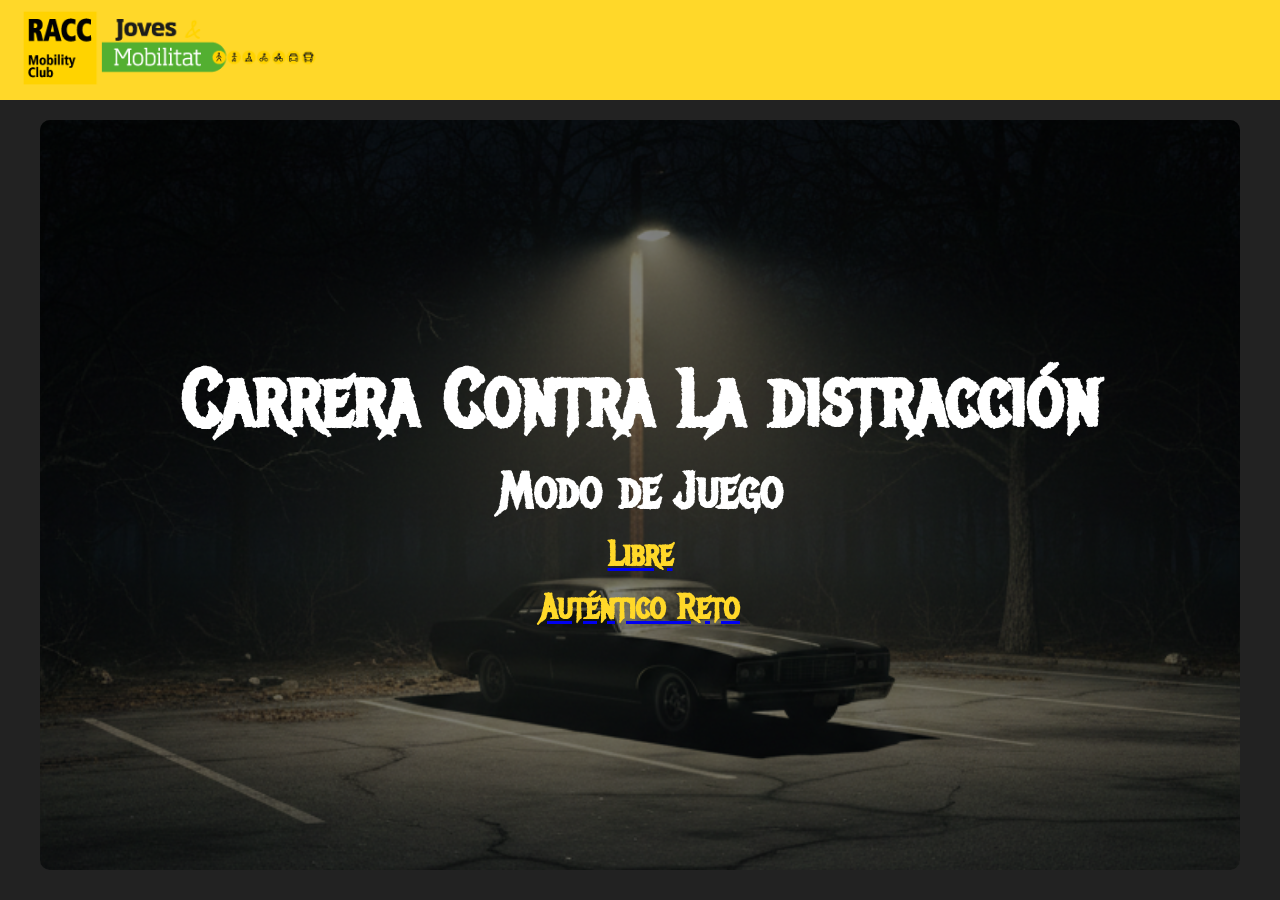
<file: index.html>
<!DOCTYPE html>
<html lang="es">
<head>
  <!-- =========================
       META Y FUENTES
       ========================= -->
  <meta charset="UTF-8">
  <meta name="viewport" content="width=device-width, initial-scale=1.0">
  <title>Pantalla de Carga</title>
  <link rel="stylesheet" href="index-libre/styles.css">
  <link rel="preconnect" href="https://fonts.googleapis.com">
  <link rel="preconnect" href="https://fonts.gstatic.com" crossorigin>
  <link href="https://fonts.googleapis.com/css2?family=Instrument+Serif:ital@0;1&family=Lato:ital,wght@0,100;0,300;0,400;0,700;0,900;1,100;1,300;1,400;1,700;1,900&family=Lexend+Deca:wght@100..900&family=Metal+Mania&family=New+Rocker&family=Poppins:ital,wght@0,100;0,200;0,300;0,400;0,500;0,600;0,700;0,800;0,900;1,100;1,200;1,300;1,400;1,500;1,600;1,700;1,800;1,900&family=Roboto:ital,wght@0,100..900;1,100..900&family=Ruslan+Display&display=swap" rel="stylesheet">
  <style>
    /* =========================
       RESET Y GENERAL
       ========================= */
    body {
      margin: 0;
      padding: 0;
      font-family: Arial, sans-serif;
      background-color: #222;
      display: flex;
      flex-direction: column;
      align-items: center;
      height: 100vh;
      color: white;
    }

    /* =========================
       BARRA SUPERIOR (HEADER)
       ========================= */
    .top-bar {
      width: 100%;
      height: 100px;
      background-color: #ffd829;
      display: flex;
      justify-content: space-between;
      align-items: center;
      padding: 0 20px;
      box-sizing: border-box;
    }

    .top-bar .logo img {
      height: 80px;
      width: auto;
    }

    .top-bar .iconos {
      display: flex;
      gap: 40px;
      justify-content: flex-start;
      flex: 1;
    }

    .top-bar .iconos .icon {
      text-decoration: none;
      font-size: 24px;
      color: #000;
    }

    /* =========================
       CONTENEDOR PRINCIPAL
       ========================= */
    .cuadro {
      position: relative;
      width: 1200px;
      height: 750px;
      margin-top: 20px;
      border-radius: 10px;
      border: 0px solid #ffd829;
      overflow: hidden;
      background-image: url('images/parking.png');
      background-size: cover;
      background-position: center;
      display: flex;
      justify-content: center;
      align-items: center;
    }

    .cuadro::before {
      content: "";
      position: absolute;
      top: 0;
      left: 0;
      width: 100%;
      height: 100%;
      background-color: rgba(0,0,0,0.5);
      z-index: 0;
    }

    .texto {
      position: relative;
      z-index: 1;
      text-align: center;
    }

    .texto h1 {
      font-size: 80px;
      margin: 0;
      color: #ffffff;
      font-family: Metal Mania;
    }

    .texto h2 {
      font-size: 50px;
      margin: 10px 0;
      color: white;
      font-family: Metal Mania;
    }

    .texto a p {
      font-size: 35px;
      margin: 10px 0;
      color: #ffd829;
      cursor: pointer;
      transition: transform 0.2s;
      font-family: Metal Mania;
    }

    .texto a p:hover {
      transform: scale(1.1);
    }
  </style>
</head>
<body>

  <!-- =========================
       BARRA SUPERIOR (HEADER)
       ========================= -->
  <header class="top-bar">
    <div class="logo">
      <img src="images/logoRACC.png" alt="Logo" id="logo-placeholder">
    </div>
    <div class="iconos">
      <a href="index.html" class="icon">Inicio</a>
      <a href="info/index-info.html" class="icon">Informacion</a>
    </div>
  </header>

  <!-- =========================
       CONTENEDOR ESTILO JUEGO
       ========================= -->
  <div class="cuadro">
    <div class="texto">
      <h1>Carrera Contra La distracción</h1>
      <h2>Modo de Juego</h2>
      <a href="index-libre/index-libre.html"><p>Libre</p></a>
      <a href="modo-random/index-random.html"><p>Auténtico Reto</p></a>
    </div>
  </div>

</body>
</html>
</file>
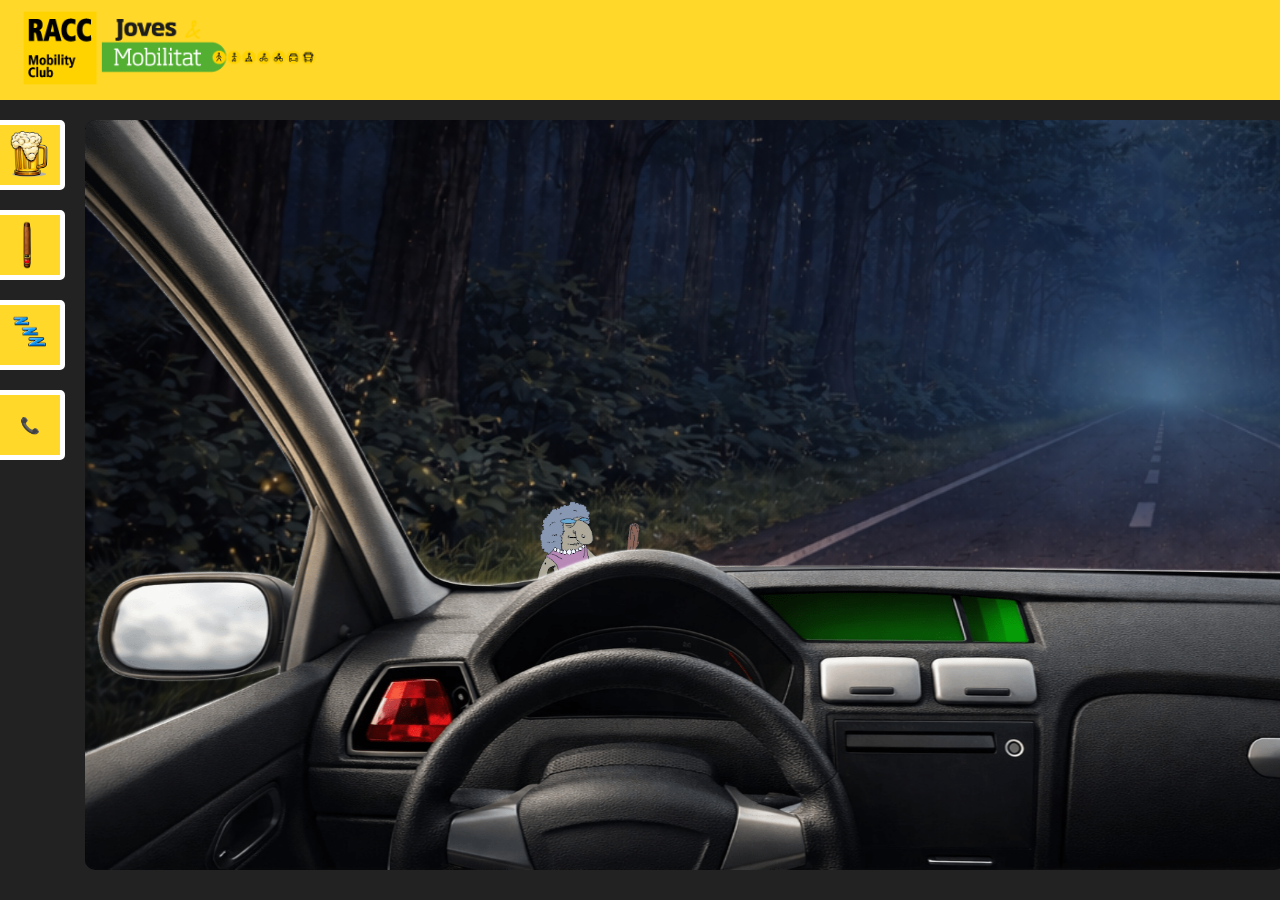
<file: index/index.html>
<!DOCTYPE html>
<html lang="es">
<head>
  <meta charset="UTF-8">
  <meta name="viewport" content="width=device-width, initial-scale=1.0">
  <title>Juego Libre</title>
  <link rel="stylesheet" href="styles.css">
</head>
<body>

  <!-- Barra superior -->
  <header class="top-bar">
    
    <div class="logo">
      <img src="../images/logoRACC.png" alt="Logo" id="logo-placeholder">
    </div>
    <div class="iconos">
      <a href="../index.html" class="icon">Inicio</a>
      <a href="../info/index-info.html" class="icon">Informacion</a>
    </div>
  </header>

  <!-- Contenedor principal -->
  <div class="main-container">
    <!-- Panel izquierdo con botones -->
    <div class="panel-cuadrados">
      <div class="cuadro" id="cuadro1"><img src="../images/cerbeza.png" alt=""></div>
      <div class="cuadro" id="cuadro2"><img src="../images/Puro.png" alt=""></div>
      <div class="cuadro" id="cuadro3"><img src="../images/ZZZ.png" alt=""></div>
      <div class="cuadro" id="cuadro4"><p>📞</p></div>
    </div>

    <!-- Contenedor del fondo y coche -->
    <div class="carretera-container">
      <div class="carretera">
        <img src="../images/1.png" alt="Bosque">
        <img src="../images/2.png" alt="Carretera">
        <img src="../images/3.png" alt="">
        <img src="../images/4.png" alt="">
      </div>

      <!-- Capa de humo -->
      <div class="capa-humo"></div>

      <!-- Coche overlay -->
      <img src="../images/coche.png" alt="Coche" class="interior">
    </div>
  </div>

  <script src="java.js"></script>
</body>
</html>
</file>
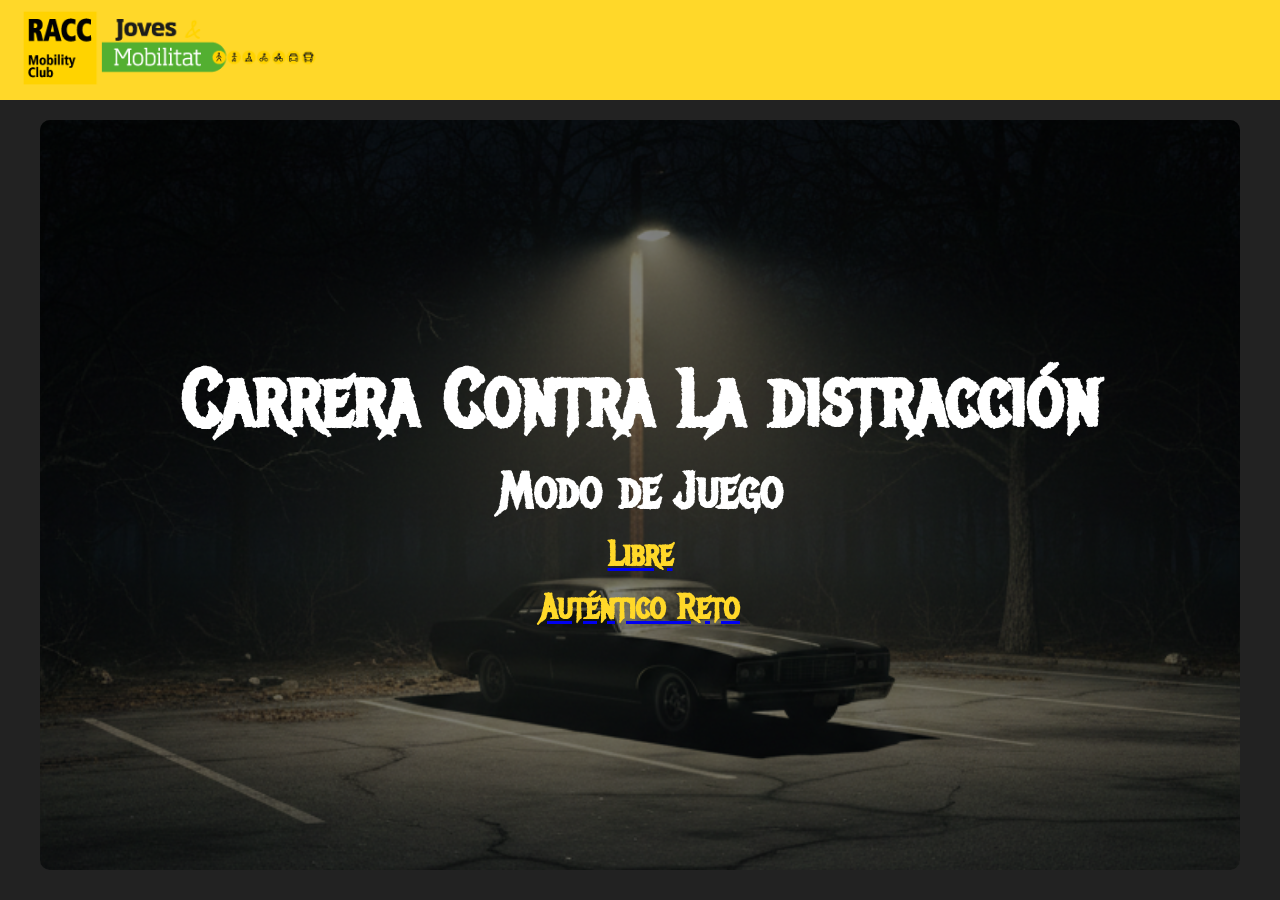
<file: index-pantalla.html>
<!DOCTYPE html>
<html lang="es">
<head>
  <!-- =========================
       META Y FUENTES
       ========================= -->
  <meta charset="UTF-8">
  <meta name="viewport" content="width=device-width, initial-scale=1.0">
  <title>Pantalla de Carga</title>
  <link rel="stylesheet" href="index/styles.css">
  <link rel="preconnect" href="https://fonts.googleapis.com">
  <link rel="preconnect" href="https://fonts.gstatic.com" crossorigin>
  <link href="https://fonts.googleapis.com/css2?family=Instrument+Serif:ital@0;1&family=Lato:ital,wght@0,100;0,300;0,400;0,700;0,900;1,100;1,300;1,400;1,700;1,900&family=Lexend+Deca:wght@100..900&family=Metal+Mania&family=New+Rocker&family=Poppins:ital,wght@0,100;0,200;0,300;0,400;0,500;0,600;0,700;0,800;0,900;1,100;1,200;1,300;1,400;1,500;1,600;1,700;1,800;1,900&family=Roboto:ital,wght@0,100..900;1,100..900&family=Ruslan+Display&display=swap" rel="stylesheet">
  <style>
    /* =========================
       RESET Y GENERAL
       ========================= */
    body {
      margin: 0;
      padding: 0;
      font-family: Arial, sans-serif;
      background-color: #222;
      display: flex;
      flex-direction: column;
      align-items: center;
      height: 100vh;
      color: white;
    }

    /* =========================
       BARRA SUPERIOR (HEADER)
       ========================= */
    .top-bar {
      width: 100%;
      height: 100px;
      background-color: #ffd829;
      display: flex;
      justify-content: space-between;
      align-items: center;
      padding: 0 20px;
      box-sizing: border-box;
    }

    .top-bar .logo img {
      height: 80px;
      width: auto;
    }

    .top-bar .iconos {
      display: flex;
      gap: 40px;
      justify-content: flex-start;
      flex: 1;
    }

    .top-bar .iconos .icon {
      text-decoration: none;
      font-size: 24px;
      color: #000;
    }

    /* =========================
       CONTENEDOR PRINCIPAL
       ========================= */
    .cuadro {
      position: relative;
      width: 1200px;
      height: 750px;
      margin-top: 20px;
      border-radius: 10px;
      border: 0px solid #ffd829;
      overflow: hidden;
      background-image: url('../images/parking.png');
      background-size: cover;
      background-position: center;
      display: flex;
      justify-content: center;
      align-items: center;
    }

    .cuadro::before {
      content: "";
      position: absolute;
      top: 0;
      left: 0;
      width: 100%;
      height: 100%;
      background-color: rgba(0,0,0,0.5);
      z-index: 0;
    }

    .texto {
      position: relative;
      z-index: 1;
      text-align: center;
    }

    .texto h1 {
      font-size: 80px;
      margin: 0;
      color: #ffffff;
      font-family: Metal Mania;
    }

    .texto h2 {
      font-size: 50px;
      margin: 10px 0;
      color: white;
      font-family: Metal Mania;
    }

    .texto a p {
      font-size: 35px;
      margin: 10px 0;
      color: #ffd829;
      cursor: pointer;
      transition: transform 0.2s;
      font-family: Metal Mania;
    }

    .texto a p:hover {
      transform: scale(1.1);
    }
  </style>
</head>
<body>

  <!-- =========================
       BARRA SUPERIOR (HEADER)
       ========================= -->
  <header class="top-bar">
    <div class="logo">
      <img src="images/logoRACC.png" alt="Logo" id="logo-placeholder">
    </div>
    <div class="iconos">
      <a href="index-pantalla.html" class="icon">Inicio</a>
      <a href="info/index-info.html" class="icon">Informacion</a>
    </div>
  </header>

  <!-- =========================
       CONTENEDOR ESTILO JUEGO
       ========================= -->
  <div class="cuadro">
    <div class="texto">
      <h1>Carrera Contra La distracción</h1>
      <h2>Modo de Juego</h2>
      <a href="index/index.html"><p>Libre</p></a>
      <a href="modo-random/index-random.html"><p>Auténtico Reto</p></a>
    </div>
  </div>

</body>
</html>
</file>
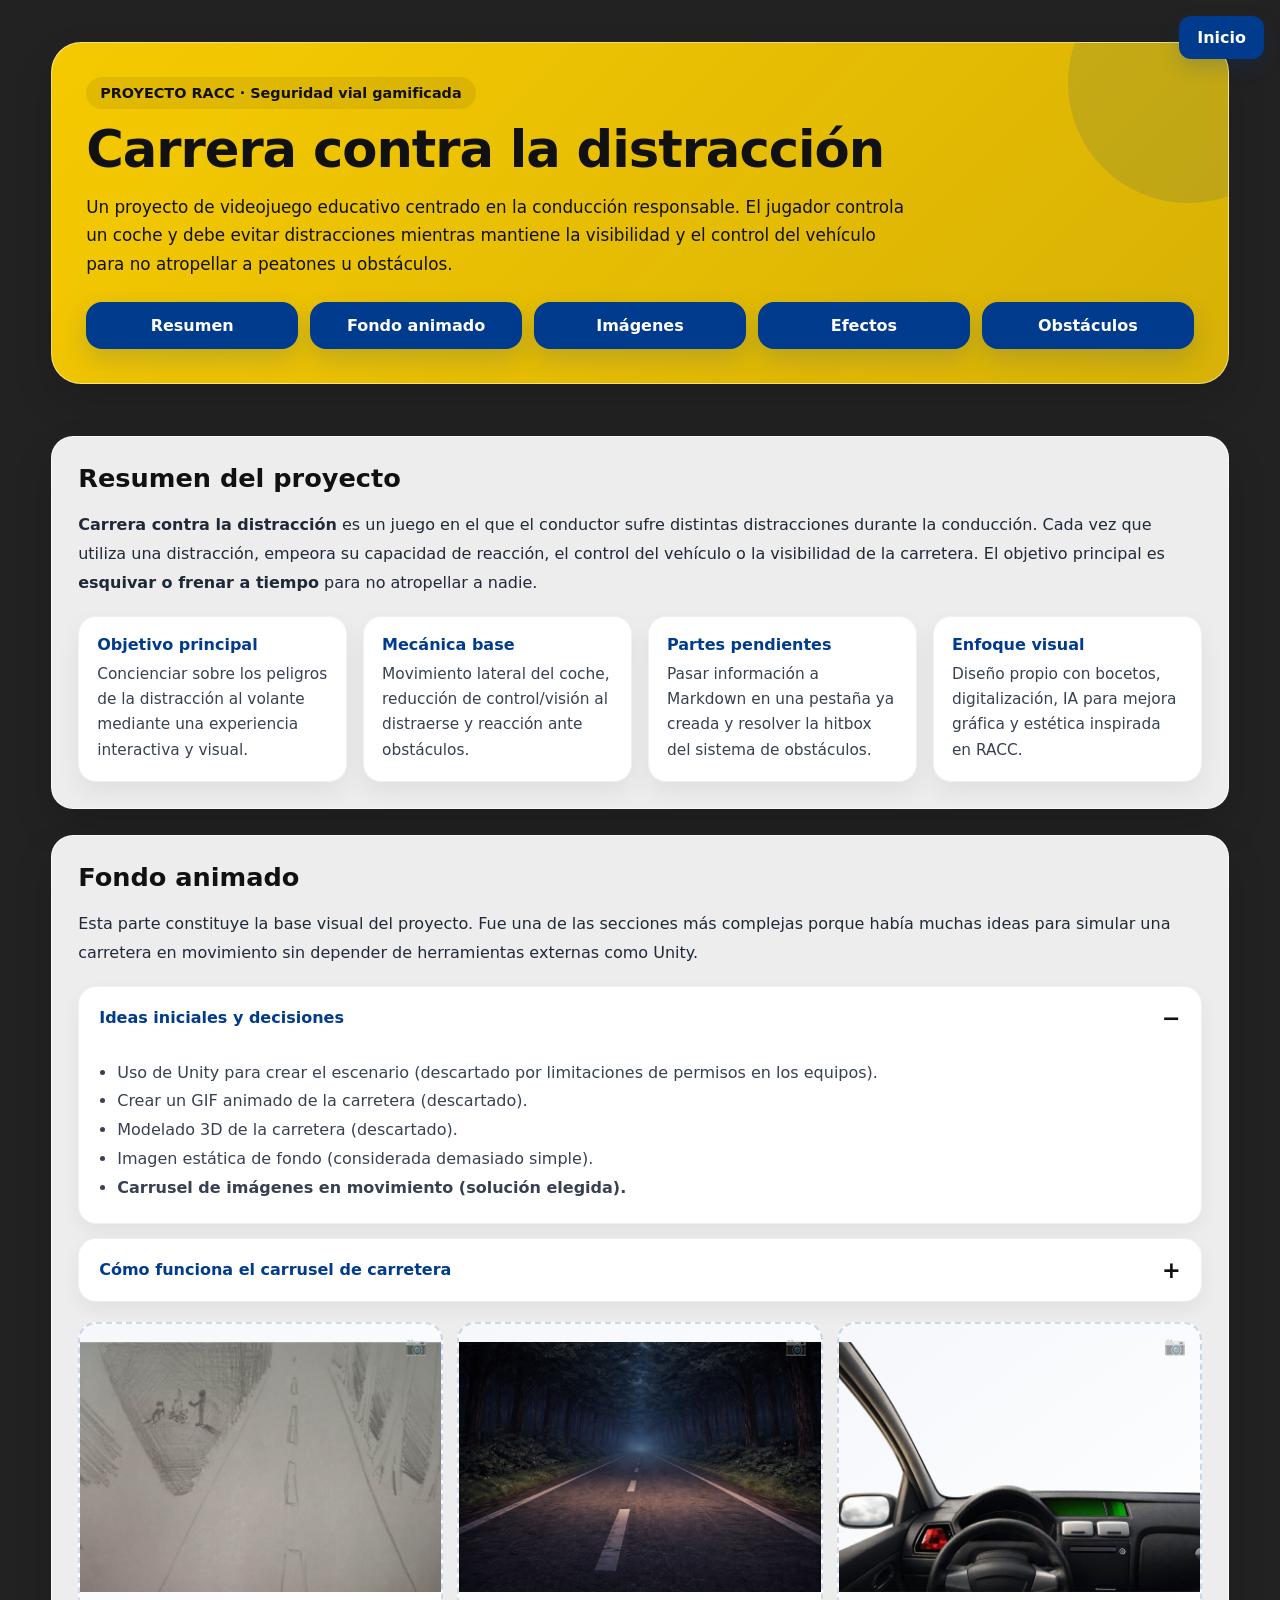
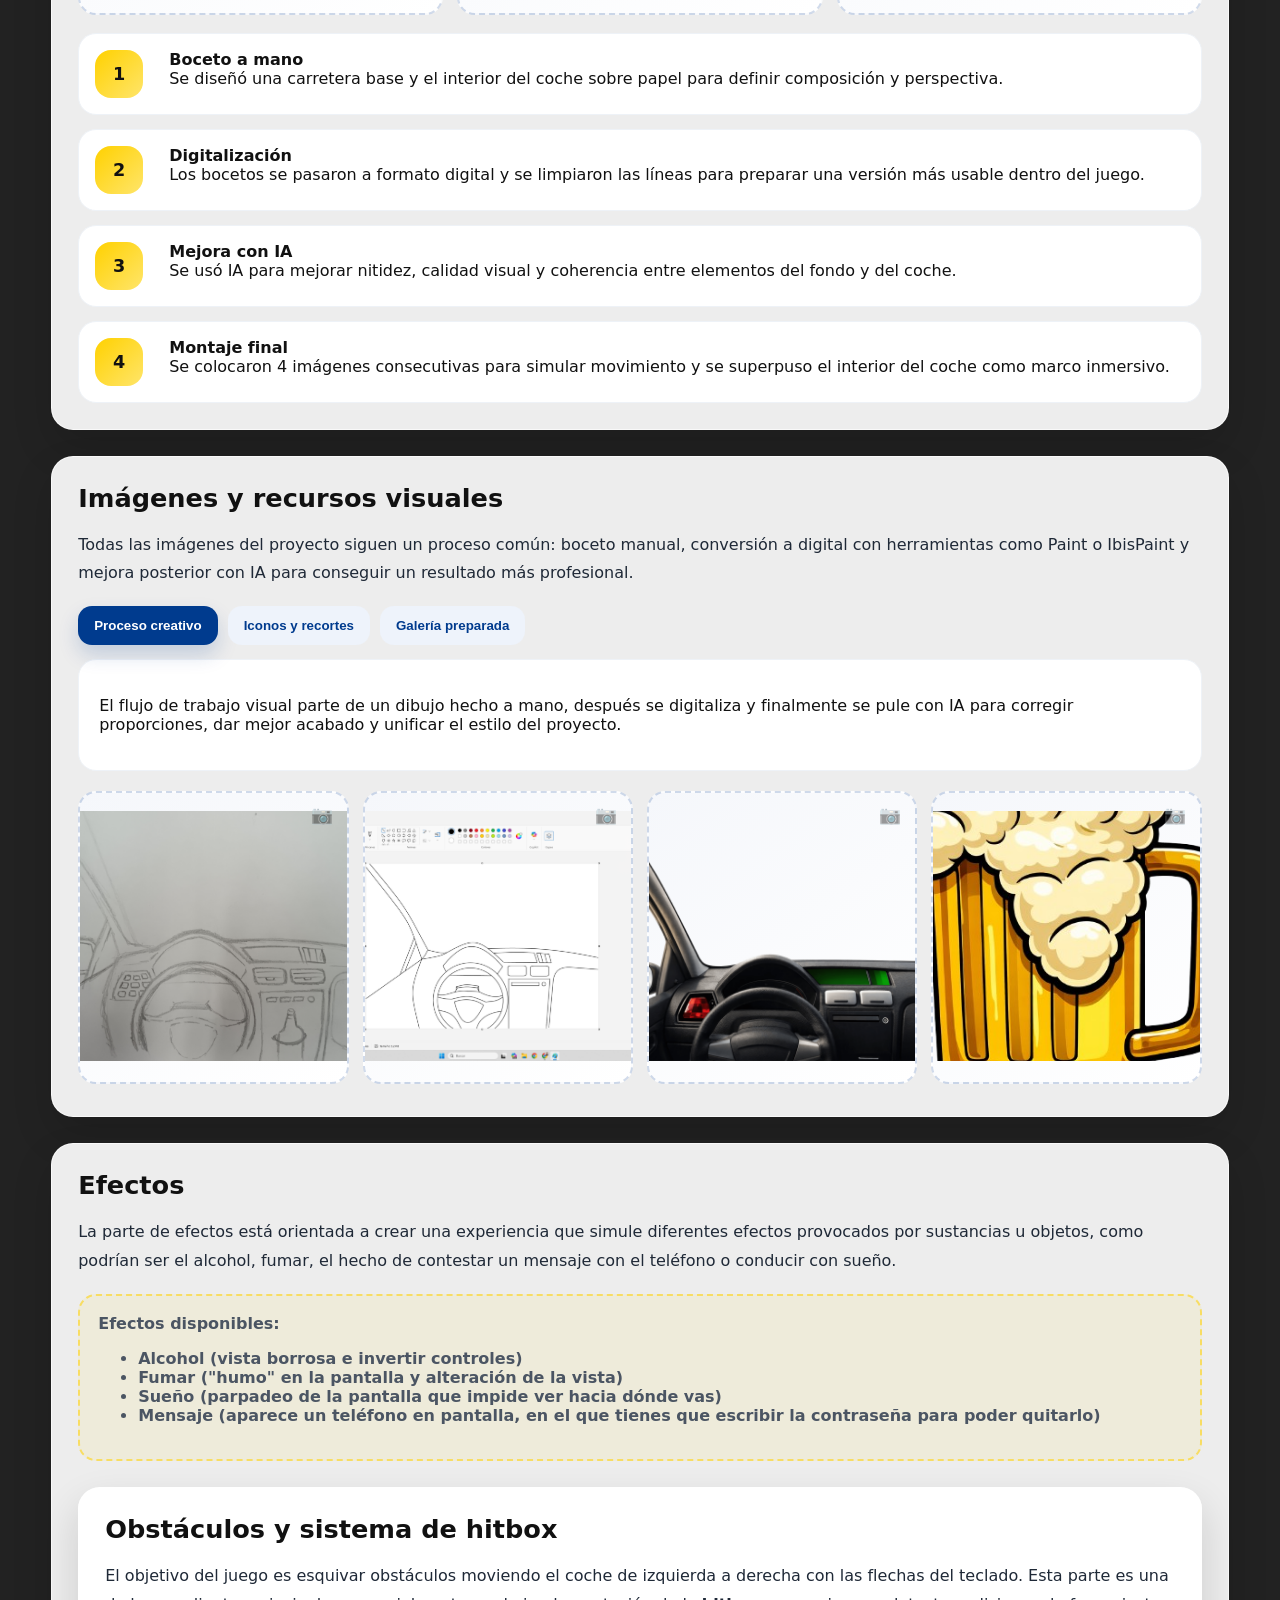
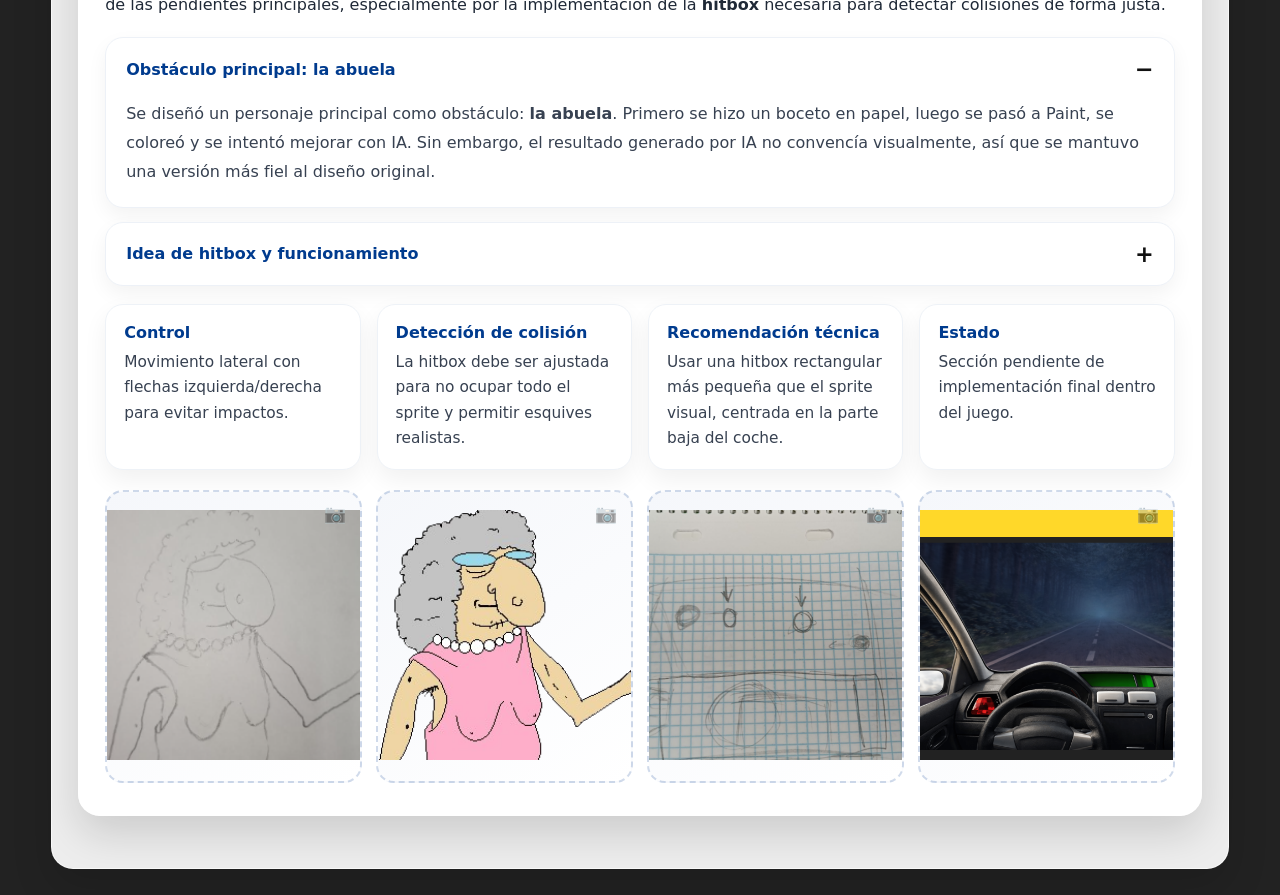
<file: info/index-info.html>
<!doctype html>
<html lang="es">
  <head>
    <meta charset="UTF-8" />
    <meta name="viewport" content="width=device-width, initial-scale=1.0" />
    <title>Proyecto RACC · Carrera contra la distracción</title>
    <link rel="stylesheet" href="styles-info.css" />
  </head>
  <body>
    <div class="bg-road"></div>
    <div class="bg-lines"></div>

    <div class="container">
      <a href="../index.html" class="btn-home"
        >Inicio</a
      >
      <header class="hero">
        <div class="hero-card">
          <div class="badge">PROYECTO RACC · Seguridad vial gamificada</div>
          <h1>Carrera contra la distracción</h1>
          <p>
            Un proyecto de videojuego educativo centrado en la conducción
            responsable. El jugador controla un coche y debe evitar
            distracciones mientras mantiene la visibilidad y el control del
            vehículo para no atropellar a peatones u obstáculos.
          </p>

          <nav class="quick-nav">
            <a href="#resumen">Resumen</a>
            <a href="#fondo">Fondo animado</a>
            <a href="#imagenes">Imágenes</a>
            <a href="#efectos">Efectos</a>
            <a href="#obstaculos">Obstáculos</a>
          </nav>
        </div>
      </header>

      <section id="resumen">
        <div class="section-card">
          <h2 class="section-title">Resumen del proyecto</h2>
          <p class="lead">
            <strong>Carrera contra la distracción</strong> es un juego en el que
            el conductor sufre distintas distracciones durante la conducción.
            Cada vez que utiliza una distracción, empeora su capacidad de
            reacción, el control del vehículo o la visibilidad de la carretera.
            El objetivo principal es
            <strong>esquivar o frenar a tiempo</strong> para no atropellar a
            nadie.
          </p>

          <div class="info-grid">
            <div class="mini-card">
              <h3>Objetivo principal</h3>
              <p>
                Concienciar sobre los peligros de la distracción al volante
                mediante una experiencia interactiva y visual.
              </p>
            </div>
            <div class="mini-card">
              <h3>Mecánica base</h3>
              <p>
                Movimiento lateral del coche, reducción de control/visión al
                distraerse y reacción ante obstáculos.
              </p>
            </div>
            <div class="mini-card">
              <h3>Partes pendientes</h3>
              <p>
                Pasar información a Markdown en una pestaña ya creada y resolver
                la hitbox del sistema de obstáculos.
              </p>
            </div>
            <div class="mini-card">
              <h3>Enfoque visual</h3>
              <p>
                Diseño propio con bocetos, digitalización, IA para mejora
                gráfica y estética inspirada en RACC.
              </p>
            </div>
          </div>
        </div>
      </section>

      <section id="fondo">
        <div class="section-card">
          <h2 class="section-title">Fondo animado</h2>
          <p class="lead">
            Esta parte constituye la base visual del proyecto. Fue una de las
            secciones más complejas porque había muchas ideas para simular una
            carretera en movimiento sin depender de herramientas externas como
            Unity.
          </p>

          <div class="accordion">
            <details open>
              <summary>Ideas iniciales y decisiones</summary>
              <div class="details-body">
                <ul>
                  <li>
                    Uso de Unity para crear el escenario (descartado por
                    limitaciones de permisos en los equipos).
                  </li>
                  <li>Crear un GIF animado de la carretera (descartado).</li>
                  <li>Modelado 3D de la carretera (descartado).</li>
                  <li>
                    Imagen estática de fondo (considerada demasiado simple).
                  </li>
                  <li>
                    <strong
                      >Carrusel de imágenes en movimiento (solución
                      elegida).</strong
                    >
                  </li>
                </ul>
              </div>
            </details>

            <details>
              <summary>Cómo funciona el carrusel de carretera</summary>
              <div class="details-body">
                El carrusel se compone de <strong>4 imágenes base</strong> de
                una carretera con pequeñas variaciones, colocadas una detrás de
                otra para generar una sensación de avance. Encima se añade un
                borde con el interior del coche dibujado por el equipo para que
                el jugador sienta que está conduciendo desde dentro del
                vehículo.
              </div>
            </details>
          </div>

          <div class="photo-strip">
            <div class="photo">
              <br /><small><img src="../images/base.png" alt="base" /></small>
            </div>
            <div class="photo">
              <br /><small><img src="../images/1.png" alt="fondo" /></small>
            </div>
            <div class="photo">
              <br /><small><img src="../images/coche.png" alt="coche" /></small>
            </div>
          </div>

          <div class="timeline">
            <div class="step">
              <div class="step-number">1</div>
              <div>
                <strong>Boceto a mano</strong><br />
                Se diseñó una carretera base y el interior del coche sobre papel
                para definir composición y perspectiva.
              </div>
            </div>
            <div class="step">
              <div class="step-number">2</div>
              <div>
                <strong>Digitalización</strong><br />
                Los bocetos se pasaron a formato digital y se limpiaron las
                líneas para preparar una versión más usable dentro del juego.
              </div>
            </div>
            <div class="step">
              <div class="step-number">3</div>
              <div>
                <strong>Mejora con IA</strong><br />
                Se usó IA para mejorar nitidez, calidad visual y coherencia
                entre elementos del fondo y del coche.
              </div>
            </div>
            <div class="step">
              <div class="step-number">4</div>
              <div>
                <strong>Montaje final</strong><br />
                Se colocaron 4 imágenes consecutivas para simular movimiento y
                se superpuso el interior del coche como marco inmersivo.
              </div>
            </div>
          </div>
        </div>
      </section>

      <section id="imagenes">
        <div class="section-card">
          <h2 class="section-title">Imágenes y recursos visuales</h2>
          <p class="lead">
            Todas las imágenes del proyecto siguen un proceso común: boceto
            manual, conversión a digital con herramientas como Paint o IbisPaint
            y mejora posterior con IA para conseguir un resultado más
            profesional.
          </p>

          <div class="tabs">
            <div class="tab-buttons">
              <button class="tab-btn active" data-tab="tab1">
                Proceso creativo
              </button>
              <button class="tab-btn" data-tab="tab2">Iconos y recortes</button>
              <button class="tab-btn" data-tab="tab3">Galería preparada</button>
            </div>

            <div class="tab-panel active" id="tab1">
              <p>
                El flujo de trabajo visual parte de un dibujo hecho a mano,
                después se digitaliza y finalmente se pule con IA para corregir
                proporciones, dar mejor acabado y unificar el estilo del
                proyecto.
              </p>
            </div>

            <div class="tab-panel" id="tab2">
              <p>
                Para los iconos y elementos sueltos, se eliminó el fondo con
                <strong>remove.bg</strong>, facilitando su integración dentro de
                la interfaz del juego y mejorando la limpieza visual general.
              </p>
            </div>

            <div class="tab-panel" id="tab3">
              <p>
                Esta sección está preparada para que insertes todas las fotos
                del proceso: bocetos, versiones en Paint/IbisPaint, mejoras con
                IA y recursos finales listos para el juego.
              </p>
            </div>
          </div>

          <div class="photo-strip">
            <div class="photo">
              <br /><small
                ><img src="../images/boceto.png" alt="boceto"
              /></small>
            </div>
            <div class="photo">
              <br /><small
                ><img src="../images/digital.png" alt="digital"
              /></small>
            </div>
            <div class="photo">
              <br /><small><img src="../images/coche.png" alt="coche" /></small>
            </div>
            <div class="photo">
              <br /><small
                ><img src="../images/cerbeza.png" alt="icono"
              /></small>
            </div>
          </div>
        </div>
      </section>

      <section id="efectos">
        <div class="section-card">
        <h2 class="section-title">Efectos</h2>
        <p class="lead">
        La parte de efectos está orientada a crear una experiencia que
        simule diferentes efectos provocados por sustancias u objetos, como
        podrían ser el alcohol, fumar, el hecho de contestar un mensaje con el
        teléfono o conducir con sueño.
        </p>

        <div class="placeholder-box">
        Efectos disponibles:
        <ul>
            <li>
            Alcohol (vista borrosa e invertir controles)
            </li>
            <li>
            Fumar ("humo" en la pantalla y alteración de la vista)
            </li>
            <li>
            Sueño (parpadeo de la pantalla que impide ver hacia dónde vas)
            </li>
            <li>
            Mensaje (aparece un teléfono en pantalla, en el que tienes que escribir la contraseña para poder quitarlo)
            </li>
        </ul>
        </div>

      <section id="obstaculos">
        <div class="section-card">
          <h2 class="section-title">Obstáculos y sistema de hitbox</h2>
          <p class="lead">
            El objetivo del juego es esquivar obstáculos moviendo el coche de
            izquierda a derecha con las flechas del teclado. Esta parte es una
            de las pendientes principales, especialmente por la implementación
            de la <strong>hitbox</strong>
            necesaria para detectar colisiones de forma justa.
          </p>

          <div class="accordion">
            <details open>
              <summary>Obstáculo principal: la abuela</summary>
              <div class="details-body">
                Se diseñó un personaje principal como obstáculo:
                <strong>la abuela</strong>. Primero se hizo un boceto en papel,
                luego se pasó a Paint, se coloreó y se intentó mejorar con IA.
                Sin embargo, el resultado generado por IA no convencía
                visualmente, así que se mantuvo una versión más fiel al diseño
                original.
              </div>
            </details>

            <details>
              <summary>Idea de hitbox y funcionamiento</summary>
              <div class="details-body">
                En el boceto del sistema, los
                <strong>círculos representan los obstáculos</strong> que
                aparecen en la carretera. La hitbox del coche se plantea como un
                <strong>rectángulo inferior</strong> que ocupa casi todo el
                ancho del coche, dejando un pequeño margen lateral para que el
                jugador pueda esquivar con precisión sin que el choque sea
                inevitable.
              </div>
            </details>
          </div>

          <div class="info-grid">
            <div class="mini-card">
              <h3>Control</h3>
              <p>
                Movimiento lateral con flechas izquierda/derecha para evitar
                impactos.
              </p>
            </div>
            <div class="mini-card">
              <h3>Detección de colisión</h3>
              <p>
                La hitbox debe ser ajustada para no ocupar todo el sprite y
                permitir esquives realistas.
              </p>
            </div>
            <div class="mini-card">
              <h3>Recomendación técnica</h3>
              <p>
                Usar una hitbox rectangular más pequeña que el sprite visual,
                centrada en la parte baja del coche.
              </p>
            </div>
            <div class="mini-card">
              <h3>Estado</h3>
              <p>Sección pendiente de implementación final dentro del juego.</p>
            </div>
          </div>

          <div class="photo-strip">
            <div class="photo">
              <br /><small
                ><img src="../images/boceto-abuela.png" alt="abuela"
              /></small>
            </div>
            <div class="photo">
              <br /><small
                ><img src="../images/abuela.png" alt="abuela"
              /></small>
            </div>
            <div class="photo">
              <br /><small
                ><img src="../images/obstaculos.png" alt="obstaculos"
              /></small>
            </div>
            <div class="photo">
              <br /><small
                ><img src="../images/final.png" alt="final hitbox"
              /></small>
            </div>
          </div>
        </div>
      </section>
    </div>

    <script src="script-info.js"></script>
  </body>
</html>
</file>
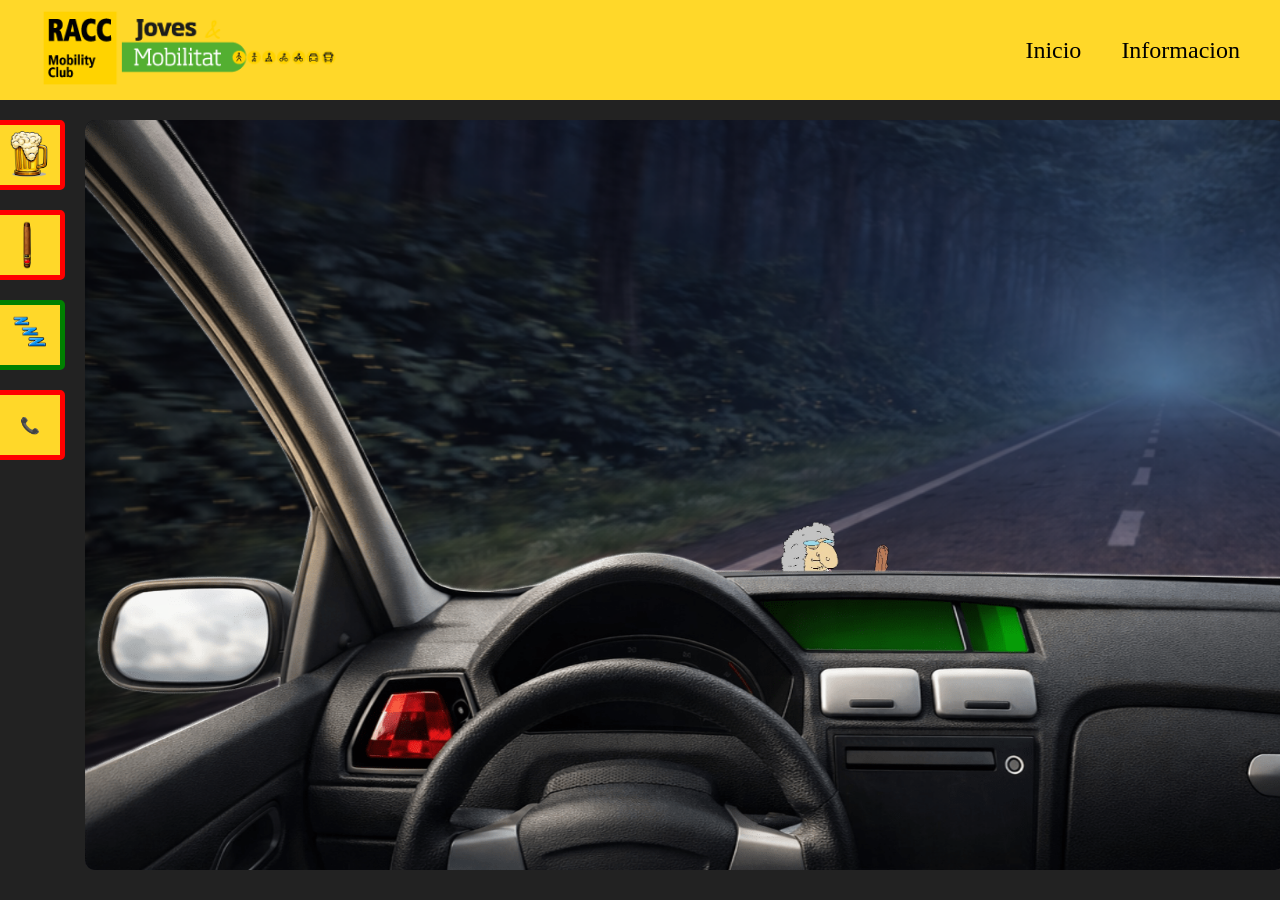
<file: modo-random/index-random.html>
<!DOCTYPE html>
<html lang="es">
<head>
  <meta charset="UTF-8">
  <meta name="viewport" content="width=device-width, initial-scale=1.0">
  <title>Slideshow con Interior de Coche</title>
  <link rel="stylesheet" href="random.css">
</head>
<body>

  <!-- =========================
       HEADER
       ========================= -->
  <header class="top-bar">
    <div class="logo">
      <img src="../images/logoRACC.png" alt="Logo" id="logo-placeholder">
    </div>
    <div class="iconos">
      <a href="../index.html" class="icon">Inicio</a>
      <a href="../info/index-info.html" class="icon">Informacion</a>
    </div>
  </header>

  <!-- =========================
       CONTENEDOR PRINCIPAL
       ========================= -->
  <div class="main-container">
    <!-- Panel izquierdo con indicadores -->
    <div class="panel-cuadrados">
      <div class="cuadro" id="cuadro1"><img
src="../images/cerbeza.png" alt=""></div>
      <div class="cuadro" id="cuadro2"><img src="../images/Puro.png"
alt=""></div>
      <div class="cuadro" id="cuadro3"><img src="../images/ZZZ.png"
alt=""></div>
      <div class="cuadro" id="cuadro4"><p>📞</p></div>
    </div>

    <!-- Contenedor del fondo y coche -->
    <div class="carretera-container" id="contenedor">
      <div class="carretera">
        <img src="../images/1.png" alt="Bosque">
        <img src="../images/2.png" alt="Carretera">
        <img src="../images/3.png" alt="">
        <img src="../images/4.png" alt="">
      </div>

      <!-- Capa de humo -->
      <div class="capa-humo"></div>

      <!-- Coche overlay -->
      <img src="../images/coche.png" alt="Interior del coche" class="interior">
    </div>
  </div>

  <script src="java-rondom.js"></script>
</body>
</html>
</file>
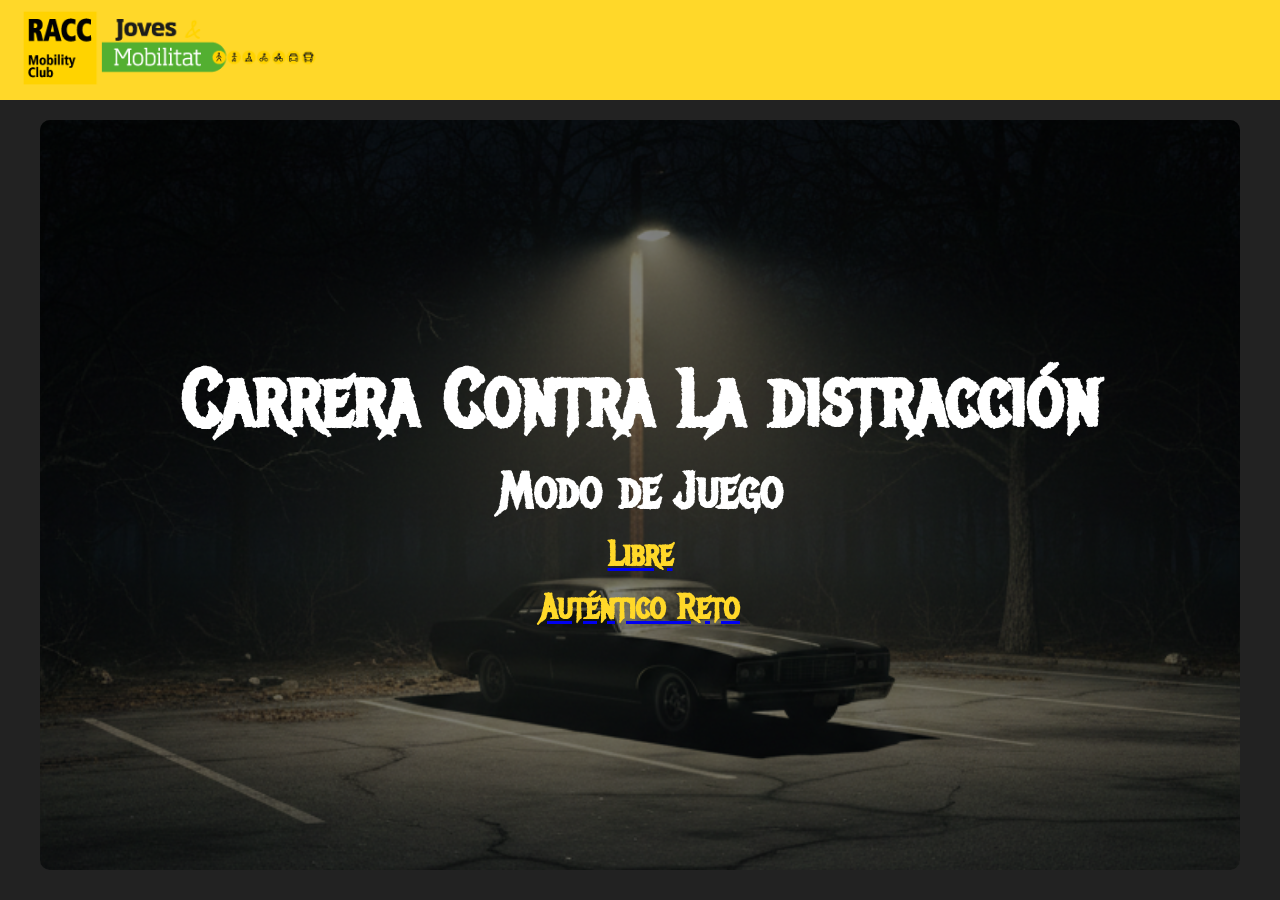
<file: pantalla.carga/index-pantalla.html>
<!DOCTYPE html>
<html lang="es">
<head>
  <!-- =========================
       META Y FUENTES
       ========================= -->
  <meta charset="UTF-8">
  <meta name="viewport" content="width=device-width, initial-scale=1.0">
  <title>Pantalla de Carga</title>
  <link rel="stylesheet" href="../styles.css">
  <link rel="preconnect" href="https://fonts.googleapis.com">
  <link rel="preconnect" href="https://fonts.gstatic.com" crossorigin>
  <link href="https://fonts.googleapis.com/css2?family=Instrument+Serif:ital@0;1&family=Lato:ital,wght@0,100;0,300;0,400;0,700;0,900;1,100;1,300;1,400;1,700;1,900&family=Lexend+Deca:wght@100..900&family=Metal+Mania&family=New+Rocker&family=Poppins:ital,wght@0,100;0,200;0,300;0,400;0,500;0,600;0,700;0,800;0,900;1,100;1,200;1,300;1,400;1,500;1,600;1,700;1,800;1,900&family=Roboto:ital,wght@0,100..900;1,100..900&family=Ruslan+Display&display=swap" rel="stylesheet">
  <style>
    /* =========================
       RESET Y GENERAL
       ========================= */
    body {
      margin: 0;
      padding: 0;
      font-family: Arial, sans-serif;
      background-color: #222;
      display: flex;
      flex-direction: column;
      align-items: center;
      height: 100vh;
      color: white;
    }

    /* =========================
       BARRA SUPERIOR (HEADER)
       ========================= */
    .top-bar {
      width: 100%;
      height: 100px;
      background-color: #ffd829;
      display: flex;
      justify-content: space-between;
      align-items: center;
      padding: 0 20px;
      box-sizing: border-box;
    }

    .top-bar .logo img {
      height: 80px;
      width: auto;
    }

    .top-bar .iconos {
      display: flex;
      gap: 40px;
      justify-content: flex-start;
      flex: 1;
    }

    .top-bar .iconos .icon {
      text-decoration: none;
      font-size: 24px;
      color: #000;
    }

    /* =========================
       CONTENEDOR PRINCIPAL
       ========================= */
    .cuadro {
      position: relative;
      width: 1200px;
      height: 750px;
      margin-top: 20px;
      border-radius: 10px;
      border: 0px solid #ffd829;
      overflow: hidden;
      background-image: url('../images/parking.png');
      background-size: cover;
      background-position: center;
      display: flex;
      justify-content: center;
      align-items: center;
    }

    .cuadro::before {
      content: "";
      position: absolute;
      top: 0;
      left: 0;
      width: 100%;
      height: 100%;
      background-color: rgba(0,0,0,0.5);
      z-index: 0;
    }

    .texto {
      position: relative;
      z-index: 1;
      text-align: center;
    }

    .texto h1 {
      font-size: 80px;
      margin: 0;
      color: #ffffff;
      font-family: Metal Mania;
    }

    .texto h2 {
      font-size: 50px;
      margin: 10px 0;
      color: white;
      font-family: Metal Mania;
    }

    .texto a p {
      font-size: 35px;
      margin: 10px 0;
      color: #ffd829;
      cursor: pointer;
      transition: transform 0.2s;
      font-family: Metal Mania;
    }

    .texto a p:hover {
      transform: scale(1.1);
    }
  </style>
</head>
<body>

  <!-- =========================
       BARRA SUPERIOR (HEADER)
       ========================= -->
  <header class="top-bar">
    <div class="logo">
      <img src="../images/logoRACC.png" alt="Logo" id="logo-placeholder">
    </div>
    <div class="iconos">
      <a href="index-pantalla.html" class="icon">Inicio</a>
      <a href="../info/index-info.html" class="icon">Informacion</a>
    </div>
  </header>

  <!-- =========================
       CONTENEDOR ESTILO JUEGO
       ========================= -->
  <div class="cuadro">
    <div class="texto">
      <h1>Carrera Contra La distracción</h1>
      <h2>Modo de Juego</h2>
      <a href="../index.html"><p>Libre</p></a>
      <a href="../modo-random/index-random.html"><p>Auténtico Reto</p></a>
    </div>
  </div>

</body>
</html>
</file>
<file: index-libre/styles.css>
/* =========================
   RESET Y GENERAL
   ========================= */
body {
  margin: 0;
  padding: 0;
  height: 100vh;
  display: flex;
  flex-direction: column;
  align-items: center;
  background-color: #222;
  font-family: Arial, sans-serif;
  overflow: hidden;
}

/* BARRA SUPERIOR */
.top-bar {
  width: 100%;
  height: 100px;
  background-color: #ffd829;
  display: flex;
  font-family: Garamond, serif;
  justify-content: space-between;
  align-items: center;
  padding: 0 20px;
  box-sizing: border-box;
}
.top-bar .iconos {
  display: flex;
  gap: 40px;
  flex: 1;
}
.top-bar .iconos .icon {
  text-decoration: none;
  font-size: 24px;
  color: #000;
}
.top-bar .logo img {
  height: 80px;
  margin-right: 1300px;
}

/* CONTENEDOR PRINCIPAL */
.main-container {
  display: flex;
  align-items: flex-start;
  justify-content: center;
  gap: 20px;
  margin-top: 20px;
}

/* PANEL BOTONES */
.panel-cuadrados {
  display: flex;
  flex-direction: column;
  gap: 20px;
}
.cuadro {
  width: 60px;
  height: 60px;
  background-color: #ffd829;
  border: 5px solid #fff;
  border-radius: 5px;
  cursor: pointer;
  display: flex;
  align-items: center;
  justify-content: center;
  font-weight: bold;
  overflow: hidden;
}
.cuadro img {
  width: 100%;
  height: 100%;
  object-fit: contain;
}

/* CARRETERA Y COCHE */
.carretera-container {
  position: relative;
  width: 1200px;
  height: 750px;
  overflow: hidden;
  border-radius: 10px;
}
.carretera {
  position: absolute;
  top: 0;
  left: 0;
  width: 180%;
  height: 100%;
  z-index: 1;
}
.carretera img {
  position: absolute;
  width: 100%;
  height: 100%;
  object-fit: cover;
  opacity: 0;
}
.carretera img.active {
  opacity: 1;
}
.interior {
  position: absolute;
  top: 0;
  left: 0;
  width: 100%;
  height: 100%;
  z-index: 10;
  pointer-events: none;
}

/* =========================
   EFECTOS VISUALES
   ========================= */
/* Alcohol */
.blur {
  filter: blur(20px);
}

/* Fumar: overlay color + nubes dentro del coche */
.humo-overlay {
  position: absolute;
  top: 0;
  left: 0;
  width: 100%;
  height: 100%;
  backdrop-filter: blur(4px) brightness(150%) contrast(190%);
  z-index: 9;
  pointer-events: none;
  opacity: 0;
  transition: opacity 0.3s ease-in-out;
}
.humo-nube {
  position: absolute;
  width: 60px;
  height: 60px;
  background: rgba(255,255,255,0.6);
  border-radius: 50%;
  filter: blur(12px);
  pointer-events: none;
  z-index: 11;
  animation: subirHumo 5s linear forwards;
}
@keyframes subirHumo {
  0% { bottom: 0; transform: translateX(0); opacity: 1; }
  50% { transform: translateX(20px); }
  100% { bottom: 700px; transform: translateX(-10px); opacity:0; }
}

/* Sueño: parpadeo lento negro */
.sueno-overlay {
  position: absolute;
  top: 0;
  left: 0;
  width: 100%;
  height: 100%;
  background-color: black;
  opacity: 0;
  z-index: 20;
  pointer-events: none;
  animation: none;
}
@keyframes parpadeo-lento {
  0% { opacity: 0; }
  50% { opacity: 0.9; }
  100% { opacity: 0; }
}

/* =========================
   NUEVO TELEFONO DESBLOQUEABLE
   ========================= */
.telefono-racc {
  position: absolute;
  width: 330px;
  height: 570px;
  border: 10px solid black;
  border-radius: 30px;
  padding: 30px;
  background-image: url("../images/fondo.avif");
  background-size: cover;
  background-position: center;
  z-index: 25;

  display: flex;
  justify-content: center;
  align-items: center;
  flex-direction: column;

  box-sizing: border-box;
  color: white;
  box-shadow: 0 8px 20px rgba(0,0,0,0.5);
}

.telefono-racc p {
  font-size: 16px;
  text-align: center;
  margin: 8px 0;
}

.telefono-racc .entrada {
  display: flex;
  gap: 8px;
  margin-top: 10px;
  width: 100%;
}

.telefono-racc input {
  padding: 8px;
  border-radius: 8px;
  border: 1px solid black;
  flex: 1;
  min-width: 0;
}

.telefono-racc button {
  padding: 8px 12px;
  border-radius: 8px;
  border: none;
  background-color: black;
  color: white;
  cursor: pointer;
}

.telefono-racc button:hover {
  background-color: darkgrey;
}

.telefono-racc .error {
  color: red;
  margin-top: 10px;
  font-size: 14px;
  text-align: center;
}

.pantalla2-racc {
  display: none;
  text-align: center;
  flex-direction: column;
  gap: 10px;
}

/* =========================
   OBSTÁCULO
   ========================= */
.obstaculo {
  position: absolute;
  width: 80px;
  height: 80px;
  background-image: url("../images/abuela-noche.png"); /* Cambia la imagen aquí */
  background-size: cover;
  background-position: center;
  top: -100px;
  left: 400px;
  z-index: 8;
}

/* HITBOX DEL COCHE (invisible) */
#coche-hitbox {
  position: absolute;
  z-index: 12;
  pointer-events: none;
  /* border: 1px solid red; /* descomenta para debug */
}
</file>
<file: index/styles.css>
/* =========================
   RESET Y GENERAL
   ========================= */
body {
  margin: 0;
  padding: 0;
  height: 100vh;
  display: flex;
  flex-direction: column;
  align-items: center;
  background-color: #222;
  font-family: Arial, sans-serif;
  overflow: hidden;
}

/* BARRA SUPERIOR */
.top-bar {
  width: 100%;
  height: 100px;
  background-color: #ffd829;
  display: flex;
  font-family: Garamond, serif;
  justify-content: space-between;
  align-items: center;
  padding: 0 20px;
  box-sizing: border-box;
}
.top-bar .iconos {
  display: flex;
  gap: 40px;
  flex: 1;
}
.top-bar .iconos .icon {
  text-decoration: none;
  font-size: 24px;
  color: #000;
}
.top-bar .logo img {
  height: 80px;
  margin-right: 1300px;
}

/* CONTENEDOR PRINCIPAL */
.main-container {
  display: flex;
  align-items: flex-start;
  justify-content: center;
  gap: 20px;
  margin-top: 20px;
}

/* PANEL BOTONES */
.panel-cuadrados {
  display: flex;
  flex-direction: column;
  gap: 20px;
}
.cuadro {
  width: 60px;
  height: 60px;
  background-color: #ffd829;
  border: 5px solid #fff;
  border-radius: 5px;
  cursor: pointer;
  display: flex;
  align-items: center;
  justify-content: center;
  font-weight: bold;
  overflow: hidden;
}
.cuadro img {
  width: 100%;
  height: 100%;
  object-fit: contain;
}

/* CARRETERA Y COCHE */
.carretera-container {
  position: relative;
  width: 1200px;
  height: 750px;
  overflow: hidden;
  border-radius: 10px;
}
.carretera {
  position: absolute;
  top: 0;
  left: 0;
  width: 180%;
  height: 100%;
  z-index: 1;
}
.carretera img {
  position: absolute;
  width: 100%;
  height: 100%;
  object-fit: cover;
  opacity: 0;
}
.carretera img.active {
  opacity: 1;
}
.interior {
  position: absolute;
  top: 0;
  left: 0;
  width: 100%;
  height: 100%;
  z-index: 10;
  pointer-events: none;
}

/* =========================
   EFECTOS VISUALES
   ========================= */
/* Alcohol */
.blur {
  filter: blur(20px);
}

/* Fumar: overlay color + nubes dentro del coche */
.humo-overlay {
  position: absolute;
  top: 0;
  left: 0;
  width: 100%;
  height: 100%;
  backdrop-filter: blur(4px) brightness(150%) contrast(190%);
  z-index: 9;
  pointer-events: none;
  opacity: 0;
  transition: opacity 0.3s ease-in-out;
}
.humo-nube {
  position: absolute;
  width: 60px;
  height: 60px;
  background: rgba(255,255,255,0.6);
  border-radius: 50%;
  filter: blur(12px);
  pointer-events: none;
  z-index: 11;
  animation: subirHumo 5s linear forwards;
}
@keyframes subirHumo {
  0% { bottom: 0; transform: translateX(0); opacity: 1; }
  50% { transform: translateX(20px); }
  100% { bottom: 700px; transform: translateX(-10px); opacity:0; }
}

/* Sueño: parpadeo lento negro */
.sueno-overlay {
  position: absolute;
  top: 0;
  left: 0;
  width: 100%;
  height: 100%;
  background-color: black;
  opacity: 0;
  z-index: 20;
  pointer-events: none;
  animation: none;
}
@keyframes parpadeo-lento {
  0% { opacity: 0; }
  50% { opacity: 0.9; }
  100% { opacity: 0; }
}

/* =========================
   NUEVO TELEFONO DESBLOQUEABLE
   ========================= */
.telefono-racc {
  position: absolute;
  width: 330px;
  height: 570px;
  border: 10px solid black;
  border-radius: 30px;
  padding: 30px;
  background-image: url("images/fondo.avif");
  background-size: cover;
  background-position: center;
  z-index: 25;

  display: flex;
  justify-content: center;
  align-items: center;
  flex-direction: column;

  box-sizing: border-box;
  color: white;
  box-shadow: 0 8px 20px rgba(0,0,0,0.5);
}

.telefono-racc p {
  font-size: 16px;
  text-align: center;
  margin: 8px 0;
}

.telefono-racc .entrada {
  display: flex;
  gap: 8px;
  margin-top: 10px;
  width: 100%;
}

.telefono-racc input {
  padding: 8px;
  border-radius: 8px;
  border: 1px solid black;
  flex: 1;
  min-width: 0;
}

.telefono-racc button {
  padding: 8px 12px;
  border-radius: 8px;
  border: none;
  background-color: black;
  color: white;
  cursor: pointer;
}

.telefono-racc button:hover {
  background-color: darkgrey;
}

.telefono-racc .error {
  color: red;
  margin-top: 10px;
  font-size: 14px;
  text-align: center;
}

.pantalla2-racc {
  display: none;
  text-align: center;
  flex-direction: column;
  gap: 10px;
}

/* =========================
   OBSTÁCULO
   ========================= */
.obstaculo {
  position: absolute;
  width: 80px;
  height: 80px;
  background-image: url("../images/abuela-noche.png"); /* Cambia la imagen aquí */
  background-size: cover;
  background-position: center;
  top: -100px;
  left: 400px;
  z-index: 8;
}

/* HITBOX DEL COCHE (invisible) */
#coche-hitbox {
  position: absolute;
  z-index: 12;
  pointer-events: none;
  /* border: 1px solid red; /* descomenta para debug */
}
</file>
<file: info/styles-info.css>
:root {
  --racc-yellow: #ffd100;
  --racc-dark: #111111;
  --racc-blue: #003b8e;
  --racc-light: #f8f9fb;
  --racc-gray: #6b7280;
  --card: rgba(255, 255, 255, 0.92);
  --shadow: 0 18px 40px rgba(0, 0, 0, 0.14);
  --radius: 22px;
}

img {
    width: 370px;
    height: 250px;
    object-fit: cover;
}

* {
  box-sizing: border-box;
}

html {
  scroll-behavior: smooth;
}

body {
  margin: 0;
  font-family: Inter, ui-sans-serif, system-ui, -apple-system,
BlinkMacSystemFont, "Segoe UI", sans-serif;
  background-color: #222; /* Fondo sólido */
  color: var(--racc-dark);
  overflow-x: hidden;
}

.btn-home {
  position: fixed;
  top: 16px;
  right: 16px;
  background: var(--racc-blue);
  color: white;
  padding: 12px 18px;
  border-radius: 12px;
  font-weight: 700;
  text-decoration: none;
  box-shadow: 0 8px 20px rgba(0,59,142,0.2);
  transition: transform 0.2s ease, box-shadow 0.2s ease;
  z-index: 999;
}

.btn-home:hover {
  transform: translateY(-2px);
  box-shadow: 0 12px 24px rgba(0,59,142,0.25);
}

.bg-road,
.bg-lines {
  display: none; /* Desactivamos el movimiento y la visibilidad */
}

@keyframes roadMove {
  from { background-position: 0 0, 0 0; }
  to { background-position: 0 0, 0 240px; }
}

@keyframes linesMove {
  from { background-position: 0 0; }
  to { background-position: 0 88px; }
}

.container {
  width: min(1200px, 92%);
  margin: 0 auto;
}

.hero {
  padding: 42px 0 26px;
}

.hero-card {
  background: linear-gradient(135deg, rgba(255,209,0,0.96),
rgba(255,209,0,0.82));
  border-radius: 30px;
  padding: 34px;
  box-shadow: var(--shadow);
  border: 1px solid rgba(255,255,255,0.5);
  position: relative;
  overflow: hidden;
}

.hero-card::after {
  content: "";
  position: absolute;
  right: -80px;
  top: -80px;
  width: 240px;
  height: 240px;
  border-radius: 50%;
  background: rgba(0, 59, 142, 0.12);
}

.badge {
  display: inline-flex;
  align-items: center;
  gap: 8px;
  background: rgba(17, 17, 17, 0.08);
  padding: 8px 14px;
  border-radius: 999px;
  font-size: 0.9rem;
  font-weight: 700;
  margin-bottom: 14px;
}

h1 {
  margin: 0;
  font-size: clamp(2rem, 4vw, 3.8rem);
  line-height: 1.05;
  letter-spacing: -0.02em;
}

.hero p {
  max-width: 820px;
  font-size: 1.05rem;
  line-height: 1.7;
  margin: 16px 0 0;
}

.quick-nav {
  display: grid;
  grid-template-columns: repeat(auto-fit, minmax(180px, 1fr));
  gap: 12px;
  margin-top: 24px;
}

.quick-nav a {
  text-decoration: none;
  color: white;
  background: var(--racc-blue);
  padding: 14px 16px;
  border-radius: 16px;
  font-weight: 700;
  text-align: center;
  box-shadow: 0 10px 24px rgba(0, 59, 142, 0.18);
  transition: transform .2s ease, box-shadow .2s ease;
}

.quick-nav a:hover {
  transform: translateY(-3px);
  box-shadow: 0 16px 28px rgba(0, 59, 142, 0.22);
}

section {
  margin: 26px 0;
}

.section-card {
  background: var(--card);
  backdrop-filter: blur(8px);
  border: 1px solid rgba(255,255,255,0.7);
  border-radius: var(--radius);
  box-shadow: var(--shadow);
  padding: 26px;
}

.section-title {
  display: flex;
  align-items: center;
  gap: 12px;
  margin: 0 0 18px;
  font-size: clamp(1.4rem, 2vw, 2rem);
}

.section-title .dot {
  width: 14px;
  height: 14px;
  border-radius: 50%;
  background: var(--racc-yellow);
  box-shadow: 0 0 0 6px rgba(255, 209, 0, 0.22);
  flex-shrink: 0;
}

.lead {
  color: #1f2937;
  line-height: 1.8;
  margin-bottom: 18px;
}

.info-grid {
  display: grid;
  grid-template-columns: repeat(auto-fit, minmax(230px, 1fr));
  gap: 16px;
  margin-top: 18px;
}

.mini-card {
  background: white;
  border-radius: 18px;
  padding: 18px;
  border: 1px solid #eef2f7;
  box-shadow: 0 10px 24px rgba(17, 17, 17, 0.06);
}

.mini-card h3 {
  margin: 0 0 8px;
  font-size: 1rem;
  color: var(--racc-blue);
}

.mini-card p,
.mini-card li {
  margin: 0;
  color: #374151;
  line-height: 1.65;
  font-size: 0.96rem;
}

.photo-strip {
  display: grid;
  grid-template-columns: repeat(auto-fit, minmax(180px, 1fr));
  gap: 14px;
  margin: 20px 0 6px;
}

.photo {
  background: linear-gradient(145deg, #f5f7fb, #ffffff);
  border: 2px dashed rgba(0, 59, 142, 0.18);
  border-radius: 18px;
  min-height: 160px;
  display: flex;
  align-items: center;
  justify-content: center;
  text-align: center;
  padding: 18px;
  color: var(--racc-gray);
  font-weight: 700;
  position: relative;
  overflow: hidden;
}

.photo::before {
  content: "📷";
  position: absolute;
  top: 12px;
  right: 14px;
  font-size: 1.1rem;
  opacity: 0.45;
}

.accordion {
  display: grid;
  gap: 14px;
}

details {
  background: white;
  border-radius: 18px;
  border: 1px solid #edf1f7;
  overflow: hidden;
  box-shadow: 0 8px 20px rgba(17,17,17,0.05);
}

summary {
  list-style: none;
  cursor: pointer;
  padding: 18px 20px;
  font-weight: 800;
  color: var(--racc-blue);
  display: flex;
  align-items: center;
  justify-content: space-between;
  gap: 16px;
}

summary::-webkit-details-marker {
  display: none;
}

summary::after {
  content: "+";
  font-size: 1.4rem;
  color: var(--racc-dark);
}

details[open] summary::after {
  content: "−";
}

.details-body {
  padding: 0 20px 20px;
  color: #374151;
  line-height: 1.8;
}

.details-body ul {
  margin: 10px 0 0 18px;
  padding: 0;
}

.timeline {
  display: grid;
  gap: 14px;
  margin-top: 18px;
}

.step {
  display: grid;
  grid-template-columns: 60px 1fr;
  gap: 14px;
  align-items: start;
  background: white;
  border-radius: 18px;
  padding: 16px;
  border: 1px solid #eef2f7;
}

.step-number {
  width: 48px;
  height: 48px;
  border-radius: 16px;
  background: linear-gradient(135deg, var(--racc-yellow), #ffe56a);
  display: grid;
  place-items: center;
  font-weight: 900;
  font-size: 1.1rem;
}

.tabs {
  margin-top: 18px;
}

.tab-buttons {
  display: flex;
  flex-wrap: wrap;
  gap: 10px;
  margin-bottom: 14px;
}

.tab-btn {
  border: 0;
  background: #eef3fb;
  color: var(--racc-blue);
  padding: 12px 16px;
  border-radius: 14px;
  font-weight: 800;
  cursor: pointer;
  transition: .2s ease;
}

.tab-btn.active {
  background: var(--racc-blue);
  color: white;
  box-shadow: 0 10px 20px rgba(0,59,142,.18);
}

.tab-panel {
  display: none;
  background: white;
  border-radius: 18px;
  border: 1px solid #eef2f7;
  padding: 20px;
  animation: fade .25s ease;
}

.tab-panel.active {
  display: block;
}

@keyframes fade {
  from { opacity: 0; transform: translateY(6px); }
  to { opacity: 1; transform: translateY(0); }
}

.placeholder-box {
  margin-top: 14px;
  padding: 18px;
  border-radius: 18px;
  border: 2px dashed rgba(255, 209, 0, 0.55);
  background: rgba(255, 209, 0, 0.08);
  color: #4b5563;
  font-weight: 600;
}

footer {
  padding: 10px 0 40px;
  color: #4b5563;
  text-align: center;
  font-size: 0.95rem;
}

@media (max-width: 700px) {
  .hero-card,
  .section-card {
    padding: 20px;
  }

  .step {
    grid-template-columns: 1fr;
  }

  .step-number {
    width: 42px;
    height: 42px;
  }
}
</file>
<file: modo-random/random.css>
/* =========================
   BODY Y CONTENEDOR PRINCIPAL
   ========================= */
body {
  margin: 0;
  padding: 0;
  height: 100vh;
  display: flex;
  flex-direction: column;
  align-items: center;
  background-color: #222;
  font-family: Arial, sans-serif;
  overflow: hidden;
}

/* =========================
   HEADER DEL JUEGO
   ========================= */
.top-bar {
  width: 100%;
  height: 100px;
  background-color: #ffd829;
  display: flex;
  justify-content: space-between;
  align-items: center;
  padding: 0 40px;
  box-sizing: border-box;
  font-family: Garamond, serif;
}

.top-bar .logo img {
  height: 80px;
  width: auto;
}

.top-bar .iconos {
  display: flex;
  gap: 40px;
}

.top-bar .iconos .icon {
  text-decoration: none;
  font-size: 24px;
  color: #000;
  cursor: pointer;
}

/* =========================
   PANEL IZQUIERDO
   ========================= */
.panel-cuadrados {
  display: flex;
  flex-direction: column;
  gap: 20px;
}

.cuadro {
  width: 60px;
  height: 60px;
  background-color: #ffd829;
  border: 5px solid #ffffff;
  border-radius: 5px;
  cursor: pointer;
  display: flex;
  align-items: center;
  justify-content: center;
  font-weight: bold;
  user-select: none;
  overflow: hidden;
  transition: border-color 0.3s ease, background-color 0.3s ease;
}

.cuadro img {
  width: 100%;
  height: 100%;
  object-fit: contain;
  pointer-events: none;
}

.cuadro:hover {
  background-color: #ffec66;
}

/* =========================
   CARRETERA Y COCHE
   ========================= */
.main-container {
  display: flex;
  align-items: flex-start;
  justify-content: center;
  gap: 20px;
  margin-top: 20px;
}

.carretera-container {
  position: relative;
  width: 1200px;
  height: 750px;
  border-radius: 10px;
  overflow: hidden;
}

.carretera {
  position: absolute;
  top: 0;
  left: 0;
  width: 180%;
  height: 100%;
}

.carretera img {
  position: absolute;
  width: 100%;
  height: 100%;
  object-fit: cover;
  opacity: 0;
  pointer-events: none;
}

.carretera img.active {
  opacity: 1;
}

.interior {
  position: absolute;
  top: 0;
  left: 0;
  width: 100%;
  height: 100%;
  object-fit: cover;
  pointer-events: none;
  z-index: 20;
}

/* =========================
   EFECTOS VISUALES
   ========================= */
.carretera.blur {
  filter: blur(7px);
}

.carretera.humo {
  filter: blur(4px) brightness(150%) contrast(190%);
}

.humo-nube {
  position: absolute;
  width: 70px;
  height: 70px;
  border-radius: 50%;
  filter: blur(12px);
  background: rgba(255,255,255,0.6);
  z-index: 21;
}

/* =========================
   SUEÑO GLOBAL
   ========================= */
.sueno-overlay {
  position: absolute;
  top: 0;
  left: 0;
  width: 100%;
  height: 100%;
  background-color: black;
  opacity: 0;
  z-index: 21; /* entre carretera y coche/abuela */
  pointer-events: none;
  transition: opacity 0.3s ease-in-out;
  animation: parpadeo-lento 3s ease-in-out infinite;
}

@keyframes parpadeo-lento {
  0%, 100% { opacity: 0; }
  50% { opacity: 0.7; } /* oscurece un 70% */
}
/* =========================
   NUEVO TELÉFONO DESBLOQUEABLE
   ========================= */
.telefono-racc {
  position: absolute;
  width: 330px;
  height: 570px;
  border: 10px solid black;
  border-radius: 30px;
  padding: 30px;
  background-image: url("../images/fondo.avif");
  background-size: cover;
  background-position: center;
  z-index: 25;

  display: flex;
  justify-content: center;
  align-items: center;
  flex-direction: column;

  box-sizing: border-box;
  color: white;
  box-shadow: 0 8px 20px rgba(0,0,0,0.5);
}

.telefono-racc p {
  font-size: 16px;
  text-align: center;
  margin: 8px 0;
}

.telefono-racc .entrada {
  display: flex;
  gap: 8px;
  margin-top: 10px;
  width: 100%;
}

.telefono-racc input {
  padding: 8px;
  border-radius: 8px;
  border: 1px solid black;
  flex: 1;
  min-width: 0;
}

.telefono-racc button {
  padding: 8px 12px;
  border-radius: 8px;
  border: none;
  background-color: black;
  color: white;
  cursor: pointer;
}

.telefono-racc button:hover {
  background-color: darkgrey;
}

.telefono-racc .error {
  color: red;
  margin-top: 10px;
  font-size: 14px;
  text-align: center;
}

.pantalla2-racc {
  display: none;
  text-align: center;
  flex-direction: column;
  gap: 10px;
}

/* =========================
   OBSTÁCULO ABUELA
   ========================= */
.obstaculo {
  position: absolute;
  width: 80px;
  height: 80px;
  background-image: url("../images/abuela.png");
  background-size: cover;
  background-position: center;
  top: -100px;
  left: 400px;
  z-index: 8;
}

/* HITBOX DEL COCHE */
#coche-hitbox {
  position: absolute;
  z-index: 12;
  pointer-events: none;
}
</file>
<file: styles.css>
/* =========================
   RESET Y GENERAL
   ========================= */
body {
  margin: 0;
  padding: 0;
  height: 100vh;
  display: flex;
  flex-direction: column;
  align-items: center;
  background-color: #222;
  font-family: Arial, sans-serif;
  overflow: hidden;
}

/* BARRA SUPERIOR */
.top-bar {
  width: 100%;
  height: 100px;
  background-color: #ffd829;
  display: flex;
  font-family: Garamond, serif;
  justify-content: space-between;
  align-items: center;
  padding: 0 20px;
  box-sizing: border-box;
}
.top-bar .iconos {
  display: flex;
  gap: 40px;
  flex: 1;
}
.top-bar .iconos .icon {
  text-decoration: none;
  font-size: 24px;
  color: #000;
}
.top-bar .logo img {
  height: 80px;
  margin-right: 1300px;
}

/* CONTENEDOR PRINCIPAL */
.main-container {
  display: flex;
  align-items: flex-start;
  justify-content: center;
  gap: 20px;
  margin-top: 20px;
}

/* PANEL BOTONES */
.panel-cuadrados {
  display: flex;
  flex-direction: column;
  gap: 20px;
}
.cuadro {
  width: 60px;
  height: 60px;
  background-color: #ffd829;
  border: 5px solid #fff;
  border-radius: 5px;
  cursor: pointer;
  display: flex;
  align-items: center;
  justify-content: center;
  font-weight: bold;
  overflow: hidden;
}
.cuadro img {
  width: 100%;
  height: 100%;
  object-fit: contain;
}

/* CARRETERA Y COCHE */
.carretera-container {
  position: relative;
  width: 1200px;
  height: 750px;
  overflow: hidden;
  border-radius: 10px;
}
.carretera {
  position: absolute;
  top: 0;
  left: 0;
  width: 180%;
  height: 100%;
  z-index: 1;
}
.carretera img {
  position: absolute;
  width: 100%;
  height: 100%;
  object-fit: cover;
  opacity: 0;
}
.carretera img.active {
  opacity: 1;
}
.interior {
  position: absolute;
  top: 0;
  left: 0;
  width: 100%;
  height: 100%;
  z-index: 10;
  pointer-events: none;
}

/* =========================
   EFECTOS VISUALES
   ========================= */
/* Alcohol */
.blur {
  filter: blur(20px);
}

/* Fumar: overlay color + nubes dentro del coche */
.humo-overlay {
  position: absolute;
  top: 0;
  left: 0;
  width: 100%;
  height: 100%;
  backdrop-filter: blur(4px) brightness(150%) contrast(190%);
  z-index: 9;
  pointer-events: none;
  opacity: 0;
  transition: opacity 0.3s ease-in-out;
}
.humo-nube {
  position: absolute;
  width: 60px;
  height: 60px;
  background: rgba(255,255,255,0.6);
  border-radius: 50%;
  filter: blur(12px);
  pointer-events: none;
  z-index: 11;
  animation: subirHumo 5s linear forwards;
}
@keyframes subirHumo {
  0% { bottom: 0; transform: translateX(0); opacity: 1; }
  50% { transform: translateX(20px); }
  100% { bottom: 700px; transform: translateX(-10px); opacity:0; }
}

/* Sueño: parpadeo lento negro */
.sueno-overlay {
  position: absolute;
  top: 0;
  left: 0;
  width: 100%;
  height: 100%;
  background-color: black;
  opacity: 0;
  z-index: 20;
  pointer-events: none;
  animation: none;
}
@keyframes parpadeo-lento {
  0% { opacity: 0; }
  50% { opacity: 0.9; }
  100% { opacity: 0; }
}

/* =========================
   NUEVO TELEFONO DESBLOQUEABLE
   ========================= */
.telefono-racc {
  position: absolute;
  width: 330px;
  height: 570px;
  border: 10px solid black;
  border-radius: 30px;
  padding: 30px;
  background-image: url("images/fondo.avif");
  background-size: cover;
  background-position: center;
  z-index: 25;

  display: flex;
  justify-content: center;
  align-items: center;
  flex-direction: column;

  box-sizing: border-box;
  color: white;
  box-shadow: 0 8px 20px rgba(0,0,0,0.5);
}

.telefono-racc p {
  font-size: 16px;
  text-align: center;
  margin: 8px 0;
}

.telefono-racc .entrada {
  display: flex;
  gap: 8px;
  margin-top: 10px;
  width: 100%;
}

.telefono-racc input {
  padding: 8px;
  border-radius: 8px;
  border: 1px solid black;
  flex: 1;
  min-width: 0;
}

.telefono-racc button {
  padding: 8px 12px;
  border-radius: 8px;
  border: none;
  background-color: black;
  color: white;
  cursor: pointer;
}

.telefono-racc button:hover {
  background-color: darkgrey;
}

.telefono-racc .error {
  color: red;
  margin-top: 10px;
  font-size: 14px;
  text-align: center;
}

.pantalla2-racc {
  display: none;
  text-align: center;
  flex-direction: column;
  gap: 10px;
}

/* =========================
   OBSTÁCULO
   ========================= */
.obstaculo {
  position: absolute;
  width: 80px;
  height: 80px;
  background-image: url("images/abuela-noche.png"); /* Cambia la imagen aquí */
  background-size: cover;
  background-position: center;
  top: -100px;
  left: 400px;
  z-index: 8;
}

/* HITBOX DEL COCHE (invisible) */
#coche-hitbox {
  position: absolute;
  z-index: 12;
  pointer-events: none;
  /* border: 1px solid red; /* descomenta para debug */
}
</file>
